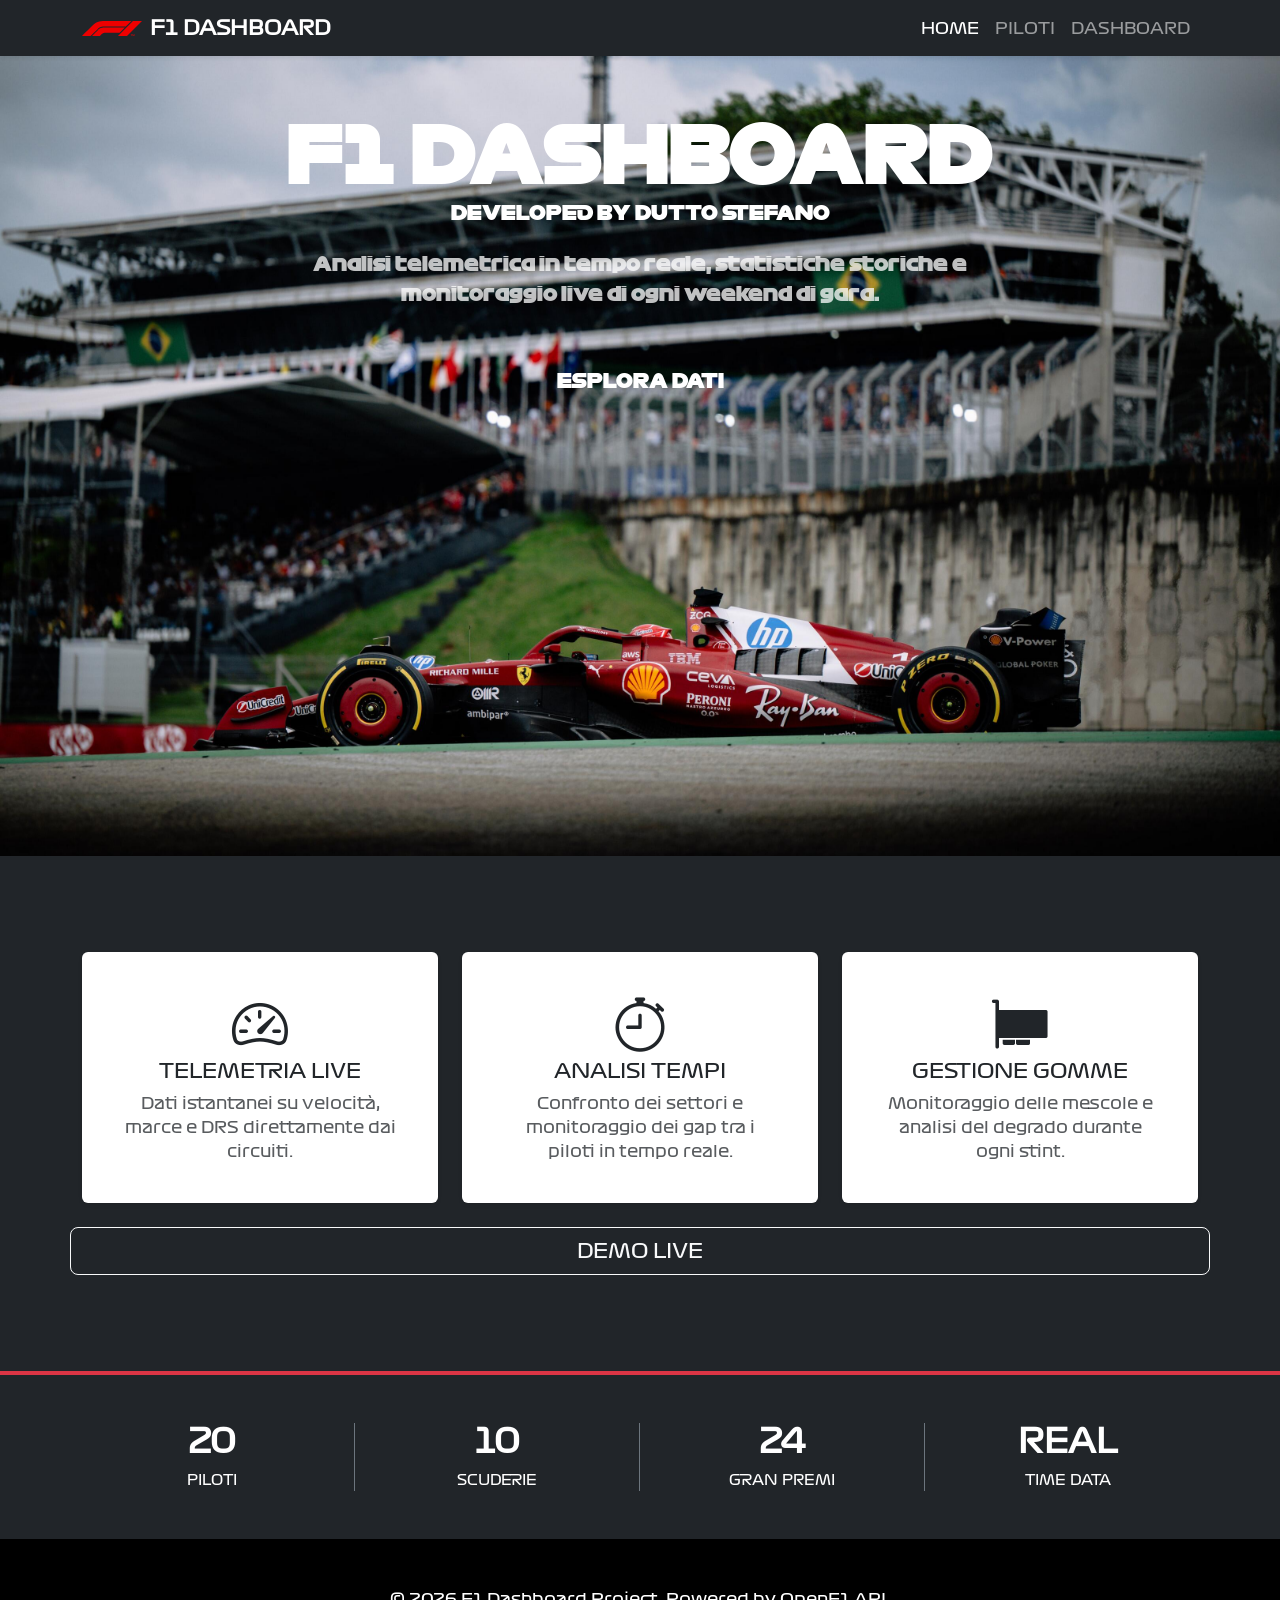
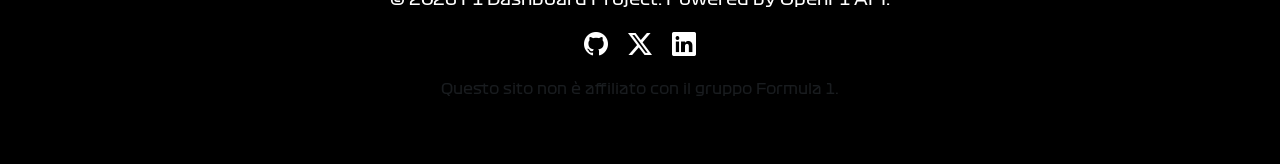
<file: index.html>
<!doctype html>
<html lang="it">
<head>
    <meta charset="utf-8">
    <meta name="viewport" content="width=device-width, initial-scale=1">
    <title>F1 Dashboard | Home</title>
    
    <link href="https://cdn.jsdelivr.net/npm/bootstrap@5.3.3/dist/css/bootstrap.min.css" rel="stylesheet">
    <link rel="stylesheet" href="https://cdn.jsdelivr.net/npm/bootstrap-icons@1.11.0/font/bootstrap-icons.css">
    <link rel="stylesheet" href="assets/css/style.css">
</head>
<body>

    <nav class="navbar navbar-expand-lg navbar-dark bg-dark shadow-sm sticky-top">
        <div class="container">
            <a class="navbar-brand d-flex align-items-center" href="#">
                <img src="assets/img/f1-logo-red.svg" alt="Logo" width="60" class="me-2">
                <span class="fw-bold">F1 DASHBOARD</span>
            </a>
            
            <button class="navbar-toggler" type="button" data-bs-toggle="collapse" data-bs-target="#navbarNav">
                <span class="navbar-toggler-icon"></span>
            </button>
            
            <div class="collapse navbar-collapse" id="navbarNav">
                <ul class="navbar-nav ms-auto text-uppercase">
                    <li class="nav-item">
                        <a class="nav-link active" href="index.html">Home</a>
                    </li>
                    <li class="nav-item">
                        <a class="nav-link" href="assets/page/piloti.html">Piloti</a>
                    </li>
                    <li class="nav-item">
                        <a class="nav-link" href="assets/page/dashBoard.html">Dashboard</a>
                    </li>
                </ul>
            </div>
        </div>
    </nav>

    <header id="hero-section" class="d-flex align-items-center">
        <div class="container text-center py-5">
            <div class="hero-content">
                <h1 class="display-1 fw-black mb-0">F1 DASHBOARD</h1>
                <h5 class="text-uppercase tracking-widest mb-4">Developed by <span class="accent-color">Dutto Stefano</span></h5>
                <p class="lead mb-5 mx-auto opacity-75" style="max-width: 700px;">
                    Analisi telemetrica in tempo reale, statistiche storiche e monitoraggio live di ogni weekend di gara.
                </p>
                <div class="d-grid gap-3 d-sm-flex justify-content-sm-center">
                    <a href="#features" class="btn btn-f1 btn-lg px-5 text-white">ESPLORA DATI</a>
                    
                </div>
            </div>
        </div>
    </header>

    <section id="features" class="py-5 bg-dark">
        <div class="container py-5">
            <div class="row g-4 text-center">
                <div class="col-md-4">
                    <div class="card h-100 border-0 shadow-sm p-4">
                        <div class="card-body">
                            <i class="bi bi-speedometer2 display-4 accent-color mb-3"></i>
                            <h5 class="card-title text-uppercase">Telemetria Live</h5>
                            <p class="card-text text-muted">Dati istantanei su velocità, marce e DRS direttamente dai circuiti.</p>
                        </div>
                    </div>
                </div>
                <div class="col-md-4">
                    <div class="card h-100 border-0 shadow-sm p-4">
                        <div class="card-body">
                            <i class="bi bi-stopwatch display-4 accent-color mb-3"></i>
                            <h5 class="card-title text-uppercase">Analisi Tempi</h5>
                            <p class="card-text text-muted">Confronto dei settori e monitoraggio dei gap tra i piloti in tempo reale.</p>
                        </div>
                    </div>
                </div>
                <div class="col-md-4">
                    <div class="card h-100 border-0 shadow-sm p-4">
                        <div class="card-body">
                            <i class="bi bi-pci-card display-4 accent-color mb-3"></i>
                            <h5 class="card-title text-uppercase">Gestione Gomme</h5>
                            <p class="card-text text-muted">Monitoraggio delle mescole e analisi del degrado durante ogni stint.</p>
                        </div>
                    </div>
                </div>
            </div>
            <div class="row mt-4">
              <a href="./assets/page/dashBoard.html" class="btn btn-outline-light btn-lg px-5 col-12">DEMO LIVE</a>
            </div>
            
        </div>
    </section>

    <section id="stats" class="py-5 bg-dark border-top border-danger border-4">
        <div class="container text-white">
            <div class="row text-center gy-4">
                <div class="col-6 col-md-3 border-end border-secondary">
                    <h2 class="fw-bold accent-color">20</h2>
                    <p class="text-uppercase small mb-0">Piloti</p>
                </div>
                <div class="col-6 col-md-3 border-end border-secondary">
                    <h2 class="fw-bold accent-color">10</h2>
                    <p class="text-uppercase small mb-0">Scuderie</p>
                </div>
                <div class="col-6 col-md-3 border-end border-secondary">
                    <h2 class="fw-bold accent-color">24</h2>
                    <p class="text-uppercase small mb-0">Gran Premi</p>
                </div>
                <div class="col-6 col-md-3">
                    <h2 class="fw-bold accent-color">REAL</h2>
                    <p class="text-uppercase small mb-0">Time Data</p>
                </div>
            </div>
        </div>
    </section>

    <footer class="py-5 bg-black text-white">
        <div class="container text-center">
            <p class="mb-3">© 2026 F1 Dashboard Project. Powered by OpenF1 API.</p>
            <div class="social-links mb-3">
                <a href="#" class="text-white mx-2 fs-4"><i class="bi bi-github"></i></a>
                <a href="#" class="text-white mx-2 fs-4"><i class="bi bi-twitter-x"></i></a>
                <a href="#" class="text-white mx-2 fs-4"><i class="bi bi-linkedin"></i></a>
            </div>
            <p class="text-muted small">Questo sito non è affiliato con il gruppo Formula 1.</p>
        </div>
    </footer>

    <script src="https://cdn.jsdelivr.net/npm/bootstrap@5.3.3/dist/js/bootstrap.bundle.min.js"></script>
</body>
</html>
</file>
<file: assets/css/style.css>
@import url('font.css');

:root {
    --f1-red: #e10600;
    --f1-black: #15151e;
    --f1-white: #ffffff;
    --f1-grey: #38383f;
}

*{
    padding: 0;
    margin: 0;
    box-sizing: border-box;
}

body{
    font-family: 'F1-Regular', sans-serif ;
}

#hero-section{
    display: flex;
    flex-direction: column;
    font-family: 'F1-Black';
    color: var(--f1-white);
    background-image: url(../img/Hero.jpg);
    background-repeat: no-repeat;
    background-size: cover;
    background-position: center;
    height: 800px;
}

#hero-header{
    text-align: center;
    font-style: italic;
    
    margin: auto auto;
}

#hero-header h1{
    font-size: 48px; 
}


.drivers-grid {
    display: grid;
    grid-template-columns: repeat(auto-fit, minmax(300px, 1fr));
    gap: 20px;
    padding: 20px;
}

.driver-card {
    background: #15151e;
    color: white;
    border-radius: 0 15px 0 15px;
    border: 1px solid #38383f;
    position: relative;
    overflow: hidden;
    transition: 0.3s;
}

.team-stripe {
    height: 5px;
    width: 100%;
    background-color: var(--team-color);
}

.driver-card:hover {
    border-color: var(--team-color);
    transform: scale(1.02);
}

.driver-img-container {
    background: linear-gradient(to bottom, #1e1e27, #15151e);
    border-right: 1px solid #38383f;
}

.driver-name {
    font-family: 'F1-Bold', sans-serif;
    font-size: 1.2rem;
    line-height: 1.2;
    margin-bottom: 2px;
}

.driver-number {
    font-family: 'F1-Black', sans-serif;
    font-size: 2rem;
    color: rgba(255, 255, 255, 0.1); 
    position: absolute;
    right: 10px;
    bottom: 0;
}

.team-name {
    font-family: 'F1-Regular', sans-serif;
    font-size: 0.85rem;
    color: #949498;
    text-transform: uppercase;
    letter-spacing: 1px;
}

.sessions-grid {
    display: grid;
    grid-template-columns: repeat(auto-fit, minmax(400px, 1fr));
    gap: 20px;
    padding: 20px;
}

.f1-session-card {
    background: #15151e;
    color: white;
    border: 1px solid #38383f;
    border-radius: 0 15px 0 15px; /* Angoli tagliati */
    position: relative;
    overflow: hidden;
    transition: transform 0.3s ease, border-color 0.3s ease;
    min-height: 160px;
}

.f1-session-card:hover {
    transform: translateY(-5px);
    border-color: #e10600;
}


.f1-session-card::before {
    content: "";
    position: absolute;
    left: 0;
    top: 0;
    height: 100%;
    width: 5px;
    background-color: #e10600;
}

.circuit-container {
    background: linear-gradient(135deg, #1e1e27 0%, #15151e 100%);
    display: flex;
    align-items: center;
    justify-content: center;
    padding: 15px;
}

.circuit-svg {
    filter: invert(1);
    max-height: 100px;
    width: auto;
    opacity: 0.9;
}

.session-title {
    font-family: 'F1-Bold', sans-serif;
    text-transform: uppercase;
    font-size: 1.2rem;
    letter-spacing: 0.5px;
}

.session-info {
    font-family: 'F1-Regular', sans-serif;
    color: #949498;
    font-size: 0.85rem;
}

.btn-f1-details{
    background-color: var(--f1-red);
    color: white;
    border: none;
    padding: 0px 20px;
    text-align: center;
    border-radius: 5px;
    margin-top: 5px;
}

.flag-mini {
    width: 25px;
    height: auto;
    border-radius: 2px;
    vertical-align: middle;
}

#font-1{
 font-family: 'Apax-Medium';   
}
#font-2{
 font-family: 'Apax-Regular';   
}
#font-3{
 font-family: 'Apax-Superbold';   
}
#font-4{
 font-family: 'F1-Black';   
}
#font-5{
 font-family: 'F1-Bold';   
}
#font-6{
 font-family: 'F1-Regular';   
}
#font-7{
 font-family: 'KH-Interference';   
}
#font-8{
 font-family: 'Titillium-Bold';   
}
#font-9{
 font-family: 'Titillium-Regular';   
}
#font-10{
 font-family: 'Titillium-SemiBold';   
}
</file>
